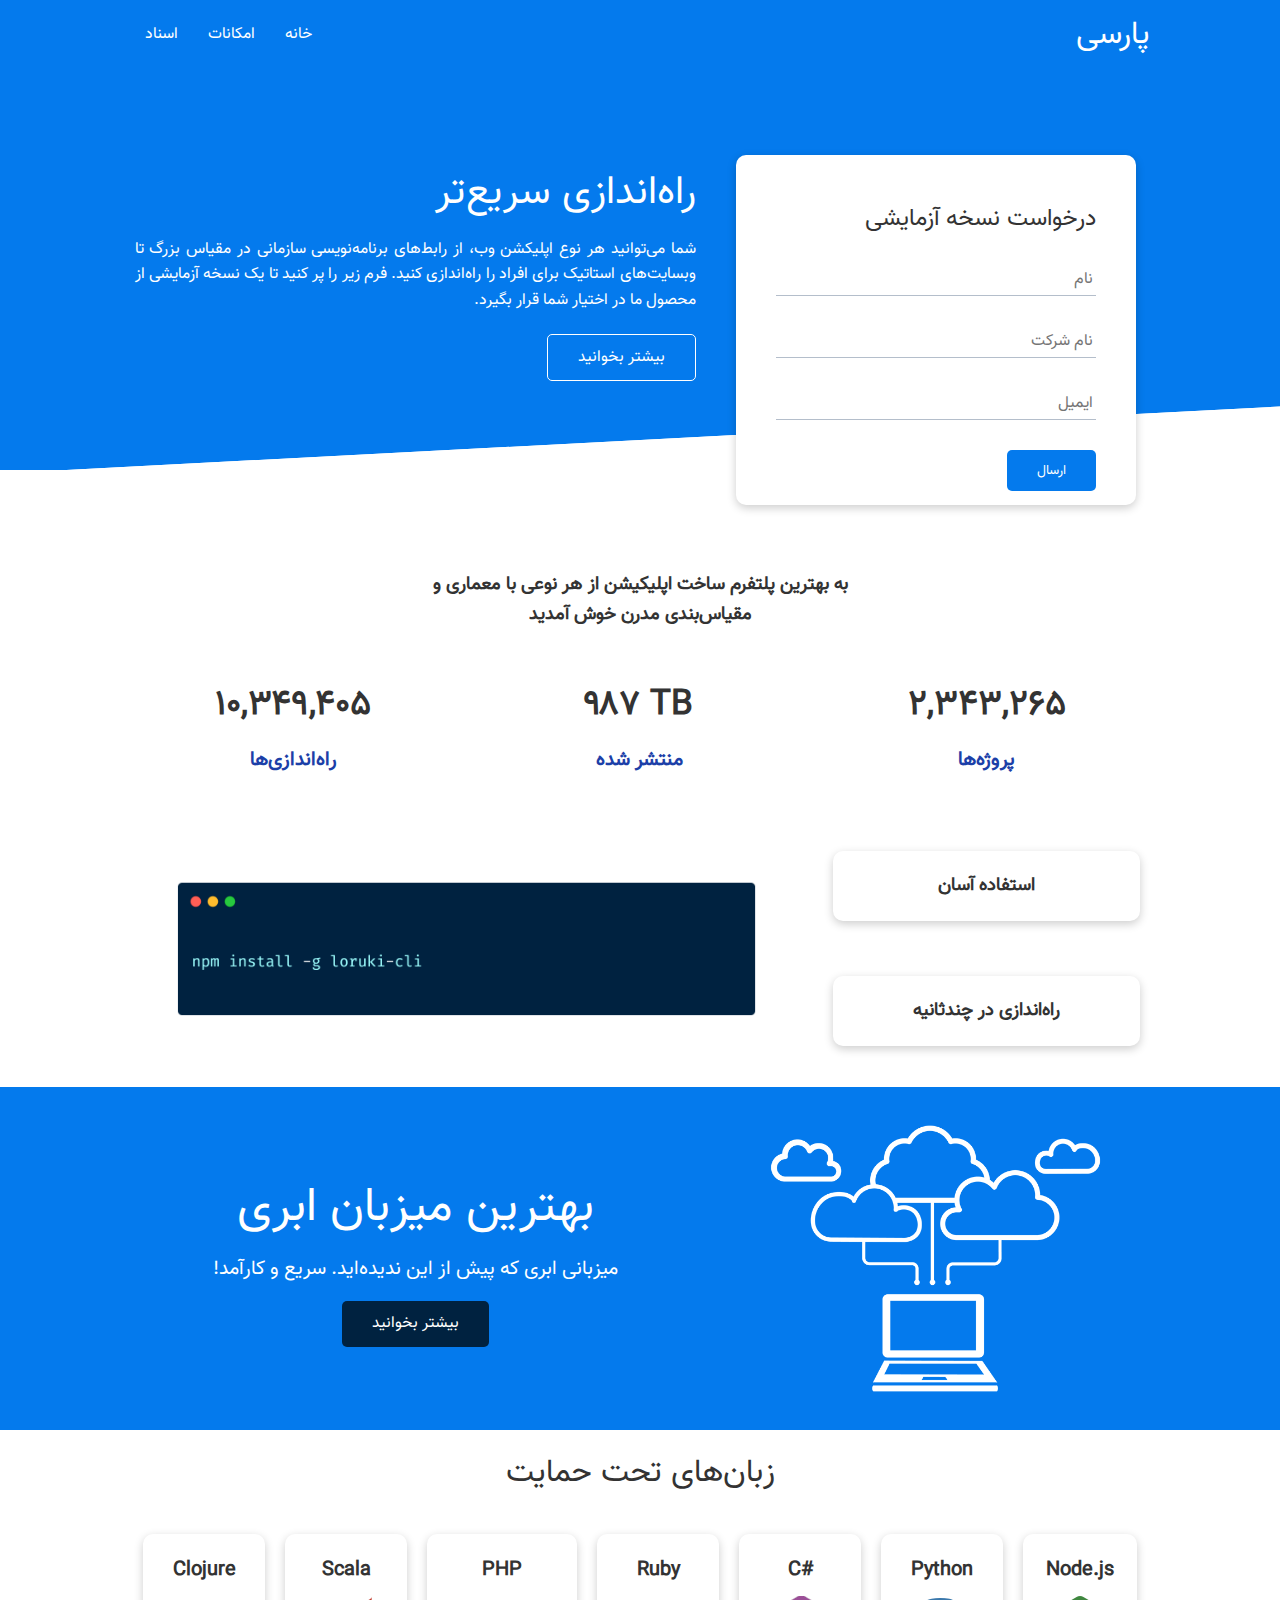
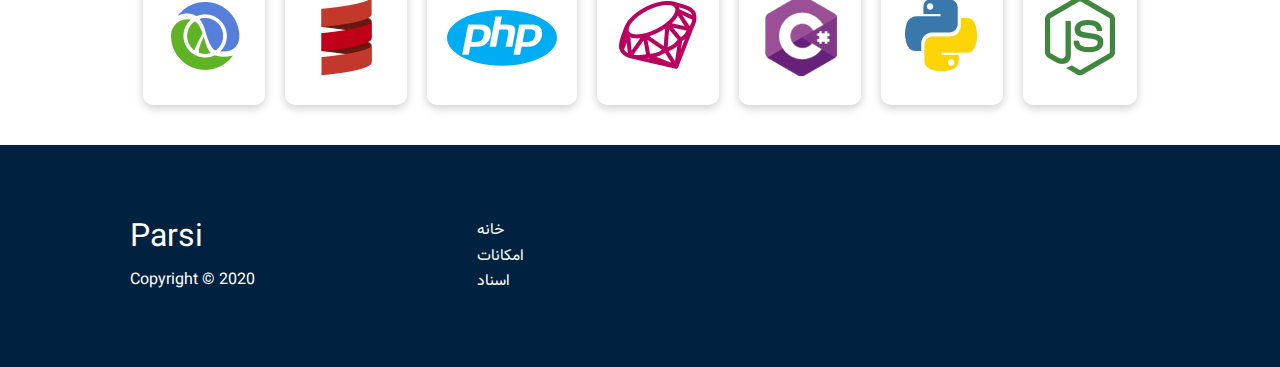
<file: index.html>
<!DOCTYPE html>
<html lang="fa">
<head>
    <meta charset="UTF-8">
    <meta name="viewport" content="width=device-width, initial-scale=1.0">
    <link rel="stylesheet" href="https://cdnjs.cloudflare.com/ajax/libs/font-awesome/5.15.1/css/all.min.css" integrity="sha512-+4zCK9k+qNFUR5X+cKL9EIR+ZOhtIloNl9GIKS57V1MyNsYpYcUrUeQc9vNfzsWfV28IaLL3i96P9sdNyeRssA==" crossorigin="anonymous" />
    <link rel="stylesheet" href="css/utilities.css">
    <link rel="stylesheet" href="css/style.css">
    <title>میزبان ابری رایگان | پارسی</title>
</head>
<body>
    <!-- Navbar --> 
    <div class="navbar">
        <div class="container flex">
            <h1 class="logo">پارسی</h1>
            <nav>
                <ul>
                    <li><a href="index.html">خانه</a></li>
                    <li><a href="features.html">امکانات</a></li>
                    <li><a href="docs.html">اسناد</a></li>
                </ul>
            </nav>
        </div>
    </div>
    <!-- Showcase -->
    <section class="showcase">
        <div class="container grid">
            <div class="showcase-text">
                <h1>راه‌اندازی سریع‌تر</h1>
                <p style="direction: rtl;"> شما می‌توانید هر نوع اپلیکشن وب، از رابط‌های برنامه‌نویسی سازمانی در مقیاس بزرگ تا وبسایت‌های استاتیک برای افراد را راه‌اندازی کنید. فرم زیر را پر کنید تا یک نسخه آزمایشی از محصول ما در اختیار شما قرار بگیرد.</p>
                <a href="features.html" class="btn btn-outline">بیشتر بخوانید</a>
            </div>

            <div class="showcase-form card">
                <h2>درخواست نسخه آزمایشی</h2>
                <form name="contact" netlify-honeypot="bot-field" method="POST" data-netlify="true">
                    <input type="hidden" name="form-name" value="contact">
                    <p class="hidden">
                        <label>Don’t fill this out if you're human: <input name="bot-field" /></label>
                    </p>
                    <div class="form-control">
                        <input type="text" name="name" placeholder="نام" required>
                    </div>
                    <div class="form-control">
                        <input  type="text" name="company" placeholder="نام شرکت" required>
                    </div>
                    <div class="form-control">
                        <input type="email" name="email" placeholder="ایمیل" required>
                    </div>
                    <input type="submit" value="ارسال" class="btn btn-primary">
                </form>
            </div>
        </div>
    </section>

    <!-- Stats -->
    <section class="stats">
        <div class="container">
            <h3 class="stats-heading text-center my-1">
                به بهترین پلتفرم ساخت اپلیکیشن از هر نوعی با معماری و مقیاس‌بندی مدرن خوش آمدید
            </h3>

            <div class="grid grid-3 text-center my-4">
                <div>
                    <i class="fas fa-server fa-3x"></i>
                    <h3>۱۰,۳۴۹,۴۰۵</h3>
                    <p class="text-secondary">راه‌اندازی‌ها</p>
                </div>
                <div>
                    <i class="fas fa-upload fa-3x"></i>
                    <h3>۹۸۷ TB</h3>
                    <p class="text-secondary">منتشر شده</p>
                </div>
                <div>
                    <i class="fas fa-project-diagram fa-3x"></i>
                    <h3>۲,۳۴۳,۲۶۵</h3>
                    <p class="text-secondary">پروژه‌ها</p>
                </div>
            </div>
        </div>
    </section>

    <!-- Cli -->
    <section class="cli">
        <div class="container grid">
            <img src="res/images/cli.png" alt="">
            <div class="card">
                <h3 style="text-align: center;">استفاده آسان</h3>
            </div>
            <div class="card">
                <h3 style="text-align: center;">راه‌اندازی در چندثانیه</h3>
            </div>
        </div>
    </section>

    <!-- Cloud -->
    <section class="cloud bg-primary my-2 py-2">
        <div class="container grid">
            <div class="text-center">
                <h2 class="lg">بهترین میزبان ابری</h2>
                <p class="lead my-1" style="direction: rtl;">میزبانی ابری که پیش از این ندیده‌اید. سریع و کارآمد!</p>
                <a href="features.html" class="btn btn-dark">بیشتر بخوانید</a>
            </div>
            <img src="res/images/cloud.png" alt="">
        </div>
    </section>

    <!-- Languages -->
    <section class="languages">
        <h2 class="md text-center my-2">
            زبان‌های تحت حمایت
        </h2>
        <div class="container flex">
            <div class="card">
                <h4>Node.js</h4>
                <img src="res/images/logos/node.png" alt="">
            </div>
            <div class="card">
                <h4>Python</h4>
                <img src="res/images/logos/python.png" alt="">
              </div>
              <div class="card">
                <h4>C#</h4>
                <img src="res/images/logos/csharp.png" alt="">
              </div>
              <div class="card">
                <h4>Ruby</h4>
                <img src="res/images/logos/ruby.png" alt="">
              </div>
              <div class="card">
                <h4>PHP</h4>
                <img src="res/images/logos/php.png" alt="">
              </div>
              <div class="card">
                <h4>Scala</h4>
                <img src="res/images/logos/scala.png" alt="">
              </div>
              <div class="card">
                <h4>Clojure</h4>
                <img src="res/images/logos/clojure.png" alt="">
              </div>
        </div>
    </section>

    <!-- Footer -->
    <footer class="footer bg-dark py-5">
        <div class="container grid grid-3">
            <div>
                <h1>Parsi
                </h1>
                <p>Copyright &copy; 2020</p>
            </div>
            <nav>
                <ul>
                    <li><a href="index.html">خانه</a></li>
                    <li><a href="features.html">امکانات</a></li>
                    <li><a href="docs.html">اسناد</a></li>
                </ul>
            </nav>
            <div class="social">
                <a href="#"><i class="fab fa-github fa-2x"></i></a>
                <a href="#"><i class="fab fa-facebook fa-2x"></i></a>
                <a href="#"><i class="fab fa-instagram fa-2x"></i></a>
                <a href="#"><i class="fab fa-twitter fa-2x"></i></a>
            </div>
        </div>
    </footer>
</body>
</html>
</file>
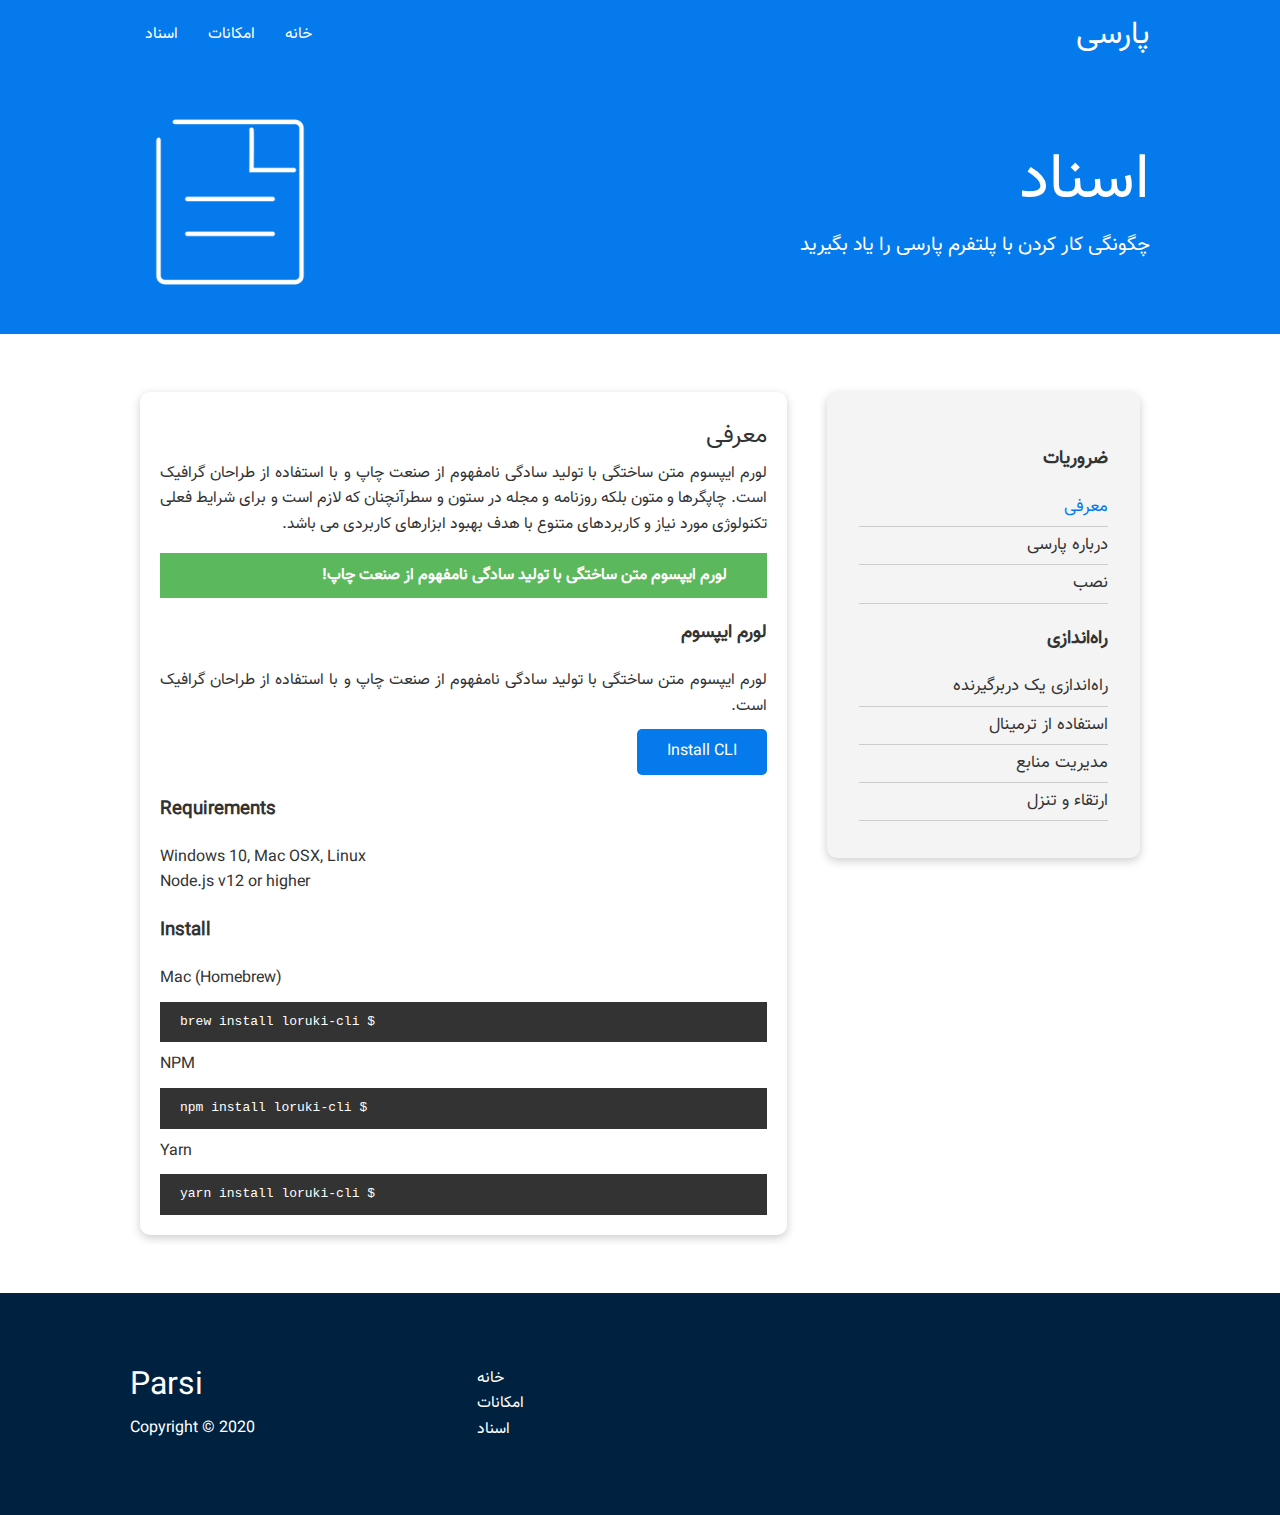
<file: docs.html>
<!DOCTYPE html>
<html lang="en">
<head>
    <meta charset="UTF-8">
    <meta name="viewport" content="width=device-width, initial-scale=1.0">
    <link rel="stylesheet" href="https://cdnjs.cloudflare.com/ajax/libs/font-awesome/5.15.1/css/all.min.css" integrity="sha512-+4zCK9k+qNFUR5X+cKL9EIR+ZOhtIloNl9GIKS57V1MyNsYpYcUrUeQc9vNfzsWfV28IaLL3i96P9sdNyeRssA==" crossorigin="anonymous" />
    <link rel="stylesheet" href="css/utilities.css">
    <link rel="stylesheet" href="css/style.css">
    <title>میزبان ابری رایگان | پارسی</title>
</head>
<body>
    <!-- Navbar -->
    <div class="navbar">
        <div class="container flex">
            <h1 class="logo">پارسی</h1>
            <nav>
                <ul>
                    <li><a href="index.html">خانه</a></li>
                    <li><a href="features.html">امکانات</a></li>
                    <li><a href="docs.html">اسناد</a></li>
                </ul>
            </nav>
        </div>
    </div>

    <!-- Head -->
    <section class="docs-head bg-primary py-3">
        <div class="container grid">
            <img src="res/images/docs.png" alt="">
            <div class="col">
                <h1 class="xl">اسناد</h1>
                <p class="lead">
                    چگونگی کار کردن با پلتفرم پارسی را یاد بگیرید
                </p>
            </div>
        </div>
    </section>

    <!-- Docs main -->
    <section class="docs-main my-4">
        <div class="container grid">
            <div class="card">
                <h2>معرفی</h2>
                <p>
                    لورم ایپسوم متن ساختگی با تولید سادگی نامفهوم از صنعت چاپ و با استفاده از طراحان گرافیک است. چاپگرها و متون بلکه روزنامه و مجله در ستون و سطرآنچنان که لازم است و برای شرایط فعلی تکنولوژی مورد نیاز و کاربردهای متنوع با هدف بهبود ابزارهای کاربردی می باشد.
                </p>

                <div class="alert alert-success">
                    <i class="fas fa-info"></i> لورم ایپسوم متن ساختگی با تولید سادگی نامفهوم از صنعت چاپ!
                </div>

                <h3>لورم ایپسوم</h3>
                <p>
                    لورم ایپسوم متن ساختگی با تولید سادگی نامفهوم از صنعت چاپ و با استفاده از طراحان گرافیک است.
                </p>
                <a href="#" class="btn btn-primary">Install CLI</a><br>
                <div style="text-align: left;">
                    <h3>Requirements</h3>
                    <ul>
                        <li>Windows 10, Mac OSX, Linux</li>
                        <li>Node.js v12 or higher</li>
                    </ul>
    
                    <h3>Install</h3>
                    <p>Mac (Homebrew)</p>
                    <pre><code>$ brew install loruki-cli</code></pre>
                    <p>NPM</p>
                    <pre><code>$ npm install loruki-cli</code></pre>
                    <p>Yarn</p>
                    <pre><code>$ yarn install loruki-cli</code></pre>
                </div>
            </div>

            <div class="card bg-light p-3">
                <h3 class="my-2">ضروریات</h3>
                <nav>
                    <ul>
                        <li><a class="text-primary" href="#">معرفی</a></li>
                        <li><a href="#">درباره پارسی</a></li>
                        <li><a href="#">نصب</a></li>
                    </ul>
                </nav>

                <h3 class="my-2">راه‌اندازی</h3>
                <nav>
                    <ul>
                        <li><a href="#">راه‌اندازی یک دربرگیرنده</a></li>
							<li><a href="#">استفاده از ترمینال</a></li>
							<li><a href="#">مدیریت منابع</a></li>
							<li><a href="#">ارتقاء و تنزل</a></li>
                    </ul>
                </nav>
            </div>
        </div>
    </section>
    
    <!-- Footer -->
    <footer class="footer bg-dark py-5">
        <div class="container grid grid-3">
            <div>
                <h1>Parsi
                </h1>
                <p>Copyright &copy; 2020</p>
            </div>
            <nav>
                <ul>
                    <li><a href="index.html">خانه</a></li>
                    <li><a href="features.html">امکانات</a></li>
                    <li><a href="docs.html">اسناد</a></li>
                </ul>
            </nav>
            <div class="social">
                <a href="#"><i class="fab fa-github fa-2x"></i></a>
                <a href="#"><i class="fab fa-facebook fa-2x"></i></a>
                <a href="#"><i class="fab fa-instagram fa-2x"></i></a>
                <a href="#"><i class="fab fa-twitter fa-2x"></i></a>
            </div>
        </div>
    </footer>
</body>
</html>
</file>
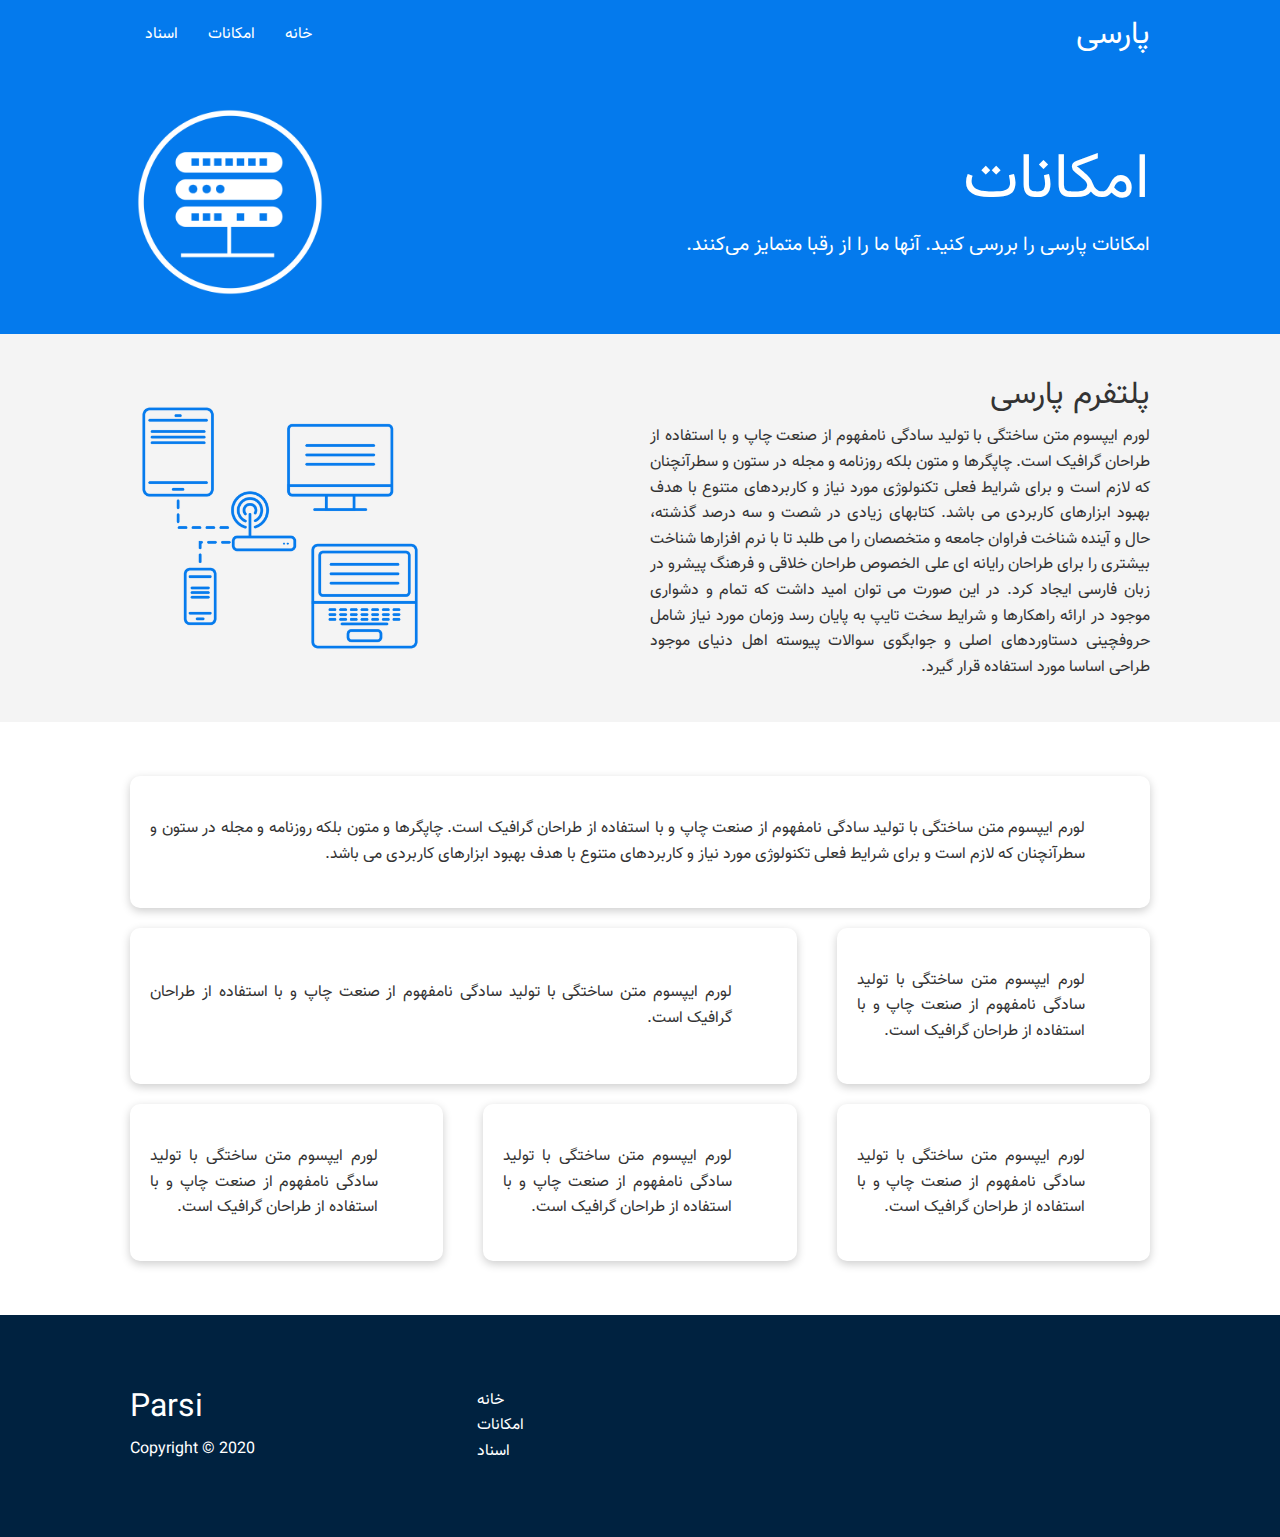
<file: features.html>
<!DOCTYPE html>
<html lang="en">
<head>
    <meta charset="UTF-8">
    <meta name="viewport" content="width=device-width, initial-scale=1.0">
    <link rel="stylesheet" href="https://cdnjs.cloudflare.com/ajax/libs/font-awesome/5.15.1/css/all.min.css" integrity="sha512-+4zCK9k+qNFUR5X+cKL9EIR+ZOhtIloNl9GIKS57V1MyNsYpYcUrUeQc9vNfzsWfV28IaLL3i96P9sdNyeRssA==" crossorigin="anonymous" />
    <link rel="stylesheet" href="css/utilities.css">
    <link rel="stylesheet" href="css/style.css">
    <title>میزبان ابری رایگان | پارسی</title>
</head>
<body>
    <!-- Navbar -->
    <div class="navbar">
        <div class="container flex">
            <h1 class="logo">پارسی</h1>
            <nav>
                <ul>
                    <li><a href="index.html">خانه</a></li>
                    <li><a href="features.html">امکانات</a></li>
                    <li><a href="docs.html">اسناد</a></li>
                </ul>
            </nav>
        </div>
    </div>

    <!-- Head -->
    <section class="features-head bg-primary py-3">
        <div class="container grid">
            <img src="res/images/server.png" alt="">
            <div>
                <h1 class="xl">امکانات</h1>
                <p style="direction: rtl;"class="lead">
                    امکانات پارسی را بررسی کنید. آنها ما را از رقبا متمایز می‌کنند.
                </p>
            </div>
        </div>
    </section>
    <!-- Sub head -->
    <section class="features-sub-head bg-light py-3">
        <div class="container grid">
            <div>
                <h1 class="md">پلتفرم پارسی</h1>
                <p>
                    لورم ایپسوم متن ساختگی با تولید سادگی نامفهوم از صنعت چاپ و با استفاده از طراحان گرافیک است. چاپگرها و متون بلکه روزنامه و مجله در ستون و سطرآنچنان که لازم است و برای شرایط فعلی تکنولوژی مورد نیاز و کاربردهای متنوع با هدف بهبود ابزارهای کاربردی می باشد. کتابهای زیادی در شصت و سه درصد گذشته، حال و آینده شناخت فراوان جامعه و متخصصان را می طلبد تا با نرم افزارها شناخت بیشتری را برای طراحان رایانه ای علی الخصوص طراحان خلاقی و فرهنگ پیشرو در زبان فارسی ایجاد کرد. در این صورت می توان امید داشت که تمام و دشواری موجود در ارائه راهکارها و شرایط سخت تایپ به پایان رسد وزمان مورد نیاز شامل حروفچینی دستاوردهای اصلی و جوابگوی سوالات پیوسته اهل دنیای موجود طراحی اساسا مورد استفاده قرار گیرد.
                </p>
            </div>
            <img src="res/images/server2.png" alt="">
        </div>
    </section>

    <section class="features-main my-2">
        <div class="container grid grid-3">
            <div class="card flex">
                <i class="fas fa-server fa-3x"></i>
                <p>لورم ایپسوم متن ساختگی با تولید سادگی نامفهوم از صنعت چاپ و با استفاده از طراحان گرافیک است. چاپگرها و متون بلکه روزنامه و مجله در ستون و سطرآنچنان که لازم است و برای شرایط فعلی تکنولوژی مورد نیاز و کاربردهای متنوع با هدف بهبود ابزارهای کاربردی می باشد. </p>
            </div>
            <div class="card flex">
                <i class="fas fa-network-wired fa-3x"></i>
                <p>
                    لورم ایپسوم متن ساختگی با تولید سادگی نامفهوم از صنعت چاپ و با استفاده از طراحان گرافیک است. 
                </p>
            </div>
            <div class="card flex">
                <i class="fas fa-laptop-code fa-3x"></i>
                <p>
                    لورم ایپسوم متن ساختگی با تولید سادگی نامفهوم از صنعت چاپ و با استفاده از طراحان گرافیک است. 
                </p>
            </div>
            <div class="card flex">
                <i class="fas fa-database fa-3x"></i>
                <p>
                    لورم ایپسوم متن ساختگی با تولید سادگی نامفهوم از صنعت چاپ و با استفاده از طراحان گرافیک است. 
                </p>
            </div>
            <div class="card flex">
                <i class="fas fa-power-off fa-3x"></i>
                <p>
                    لورم ایپسوم متن ساختگی با تولید سادگی نامفهوم از صنعت چاپ و با استفاده از طراحان گرافیک است. 
                </p>
            </div>
            <div class="card flex">
                <i class="fas fa-upload fa-3x"></i>
                <p>
                    لورم ایپسوم متن ساختگی با تولید سادگی نامفهوم از صنعت چاپ و با استفاده از طراحان گرافیک است. 
                </p>
            </div>
        </div>
    </section>
    
    <!-- Footer -->
    <footer class="footer bg-dark py-5">
        <div class="container grid grid-3">
            <div>
                <h1>Parsi
                </h1>
                <p>Copyright &copy; 2020</p>
            </div>
            <nav>
                <ul>
                    <li><a href="index.html">خانه</a></li>
                    <li><a href="features.html">امکانات</a></li>
                    <li><a href="docs.html">اسناد</a></li>
                </ul>
            </nav>
            <div class="social">
                <a href="#"><i class="fab fa-github fa-2x"></i></a>
                <a href="#"><i class="fab fa-facebook fa-2x"></i></a>
                <a href="#"><i class="fab fa-instagram fa-2x"></i></a>
                <a href="#"><i class="fab fa-twitter fa-2x"></i></a>
            </div>
        </div>
    </footer>
</body>
</html>
</file>
<file: css/utilities.css>
.flex {
    display: flex;
    flex-direction: row-reverse;
    justify-content: center;
    align-items: center;
    height: 100%;
}

.container {
    max-width: 1100px;
    margin: 0 auto;
    overflow: auto;
    padding: 0 40px;
}

.grid {
    display: grid;
    grid-template-columns: repeat(2, 1fr);
    gap: 20px;
    justify-content: center;
    align-items: center;
    height: 100%;
}

.card {
    background-color: #fff;
    color: #333;
    border-radius: 10px;
    box-shadow: 0 3px 10px rgba(0, 0, 0, 0.2);
    padding: 20px;
    margin: 10px;
}

.btn {
    display: inline-block;
    padding: 10px 30px;
    cursor: pointer;
    background: var(--primary-color);
    color: #fff;
    border: none;
    border-radius: 5px;
}
  
.btn-outline {
    background-color: transparent;
    border: 1px #fff solid;
}
  
.btn:hover {
    transform: scale(0.98);
}

/* Backgrounds & colored buttons */
.bg-primary,
.btn-primary {
  background-color: var(--primary-color);
  color: #fff;
}

.bg-secondary,
.btn-secondary {
  background-color: var(--secondary-color);
  color: #fff;
}

.bg-dark,
.btn-dark {
  background-color: var(--dark-color);
  color: #fff;
}

.bg-light,
.btn-light {
  background-color: var(--light-color);
  color: #333;
}

.bg-primary a,
.btn-primary a,
.bg-secondary a,
.btn-secondary a,
.bg-dark a,
.btn-dark a {
  color: #fff;
}

/* Text colors */
.text-primary {
  color: var(--primary-color);
}

.text-secondary {
  color: var(--secondary-color);
}

.text-dark {
  color: var(--dark-color);
}

.text-light {
  color: var(--light-color);
}

/* Alert */
.alert {
  background-color: var(--light-color);
  padding: 10px 20px;
  font-weight: bold;
  margin: 15px 0;
}

.alert i {
  margin-right: 10px;
  margin-left: 10px;
}

.alert-success {
  background-color: var(--success-color);
  color: #fff;
}

.alert-error {
  background-color: var(--error-color);
  color: #fff;
}


/* Text sizes */
.lead {
  font-size: 20px;
}

.sm {
  font-size: 1rem;
}

.md {
  font-size: 2rem;
}

.lg {
  font-size: 3rem;
}

.xl {
  font-size: 4rem;
}

.text-center {
  text-align: center;
}

.grid-3 {
    grid-template-columns: repeat(3, 1fr);
}
  
  /* Margin */
  .my-1 {
    margin: 1rem 0;
}
  
  .my-2 {
    margin: 1.5rem 0;
  }
  
  .my-3 {
    margin: 2rem 0;
  }
  
  .my-4 {
    margin: 3rem 0;
  }
  
  .my-5 {
    margin: 4rem 0;
  }
  
  .m-1 {
    margin: 1rem;
  }
  
  .m-2 {
    margin: 1.5rem;
  }
  
  .m-3 {
    margin: 2rem;
  }
  
  .m-4 {
    margin: 3rem;
  }
  
  .m-5 {
    margin: 4rem;
  }
  
  /* Padding */
  .py-1 {
    padding: 1rem 0;
  }
  
  .py-2 {
    padding: 1.5rem 0;
  }
  
  .py-3 {
    padding: 2rem 0;
  }
  
  .py-4 {
    padding: 3rem 0;
  }
  
  .py-5 {
    padding: 4rem 0;
  }
  
  .p-1 {
    padding: 1rem;
  }
  
  .p-2 {
    padding: 1.5rem;
  }
  
  .p-3 {
    padding: 2rem;
  }
  
  .p-4 {
    padding: 3rem;
  }
  
  .p-5 {
    padding: 4rem;
  }
</file>
<file: css/style.css>
@font-face {
    font-family: Vazir;
    src: url('../res/font/Vazir.eot');
    src: url('../res/font/Vazir.eot?#iefix') format('embedded-opentype'),
         url('../res/font/Vazir.woff2') format('woff2'),
         url('../res/font/Vazir.woff') format('woff'),
         url('../res/font/Vazir.ttf') format('truetype');
    font-weight: normal;
    font-style: normal;
}

:root {
    --primary-color: #047aed;
    --secondary-color: #1c3fa8;
    --dark-color: #002240;
    --light-color: #f4f4f4;
    --success-color: #5cb85c;
    --error-color: #d9534f;
}

* {
    box-sizing: border-box;
    padding: 0;
    margin: 0;
}
  
body {
    font-family: 'Vazir', sans-serif;
    color: #333;
    line-height: 1.6;
}
  
ul {
    list-style-type: none;
}
  
a {
    text-decoration: none;
    color: #333;
}
  
h1,
h2 {
    font-weight: 300;
    line-height: 1.2;
    margin: 10px 0;
}
  
p {
    margin: 10px 0;
}
  
img {
    width: 100%;
}

code,
pre {
  background: #333;
  color: #fff;
  padding: 10px;
}

.hidden {
    display: none;
    height: 0;
}


/* Navbar */
.navbar {
    background-color: var(--primary-color);
    color: #fff;
    height: 70px;
}
  
.navbar ul {
    display: flex;
    flex-direction: row-reverse;
}
  
.navbar a {
    color: #fff;
    padding: 10px;
    margin: 0 5px;
}
  
.navbar a:hover {
    border-bottom: 2px #fff solid;
}
  
.navbar .flex {
    justify-content: space-between;
}

/* Showcase */
.showcase {
    height: 400px;
    background-color: var(--primary-color);
    color: #fff;
    position: relative;
    text-align: right;
}
  
.showcase h1 {
    font-size: 40px;
    
}
  
.showcase p {
    margin: 20px 0;
    text-align: justify;
}
  
.showcase .grid {
    overflow: visible;
    grid-template-columns: 55% auto;
    gap: 30px;
}
  
.showcase-text {
    animation: slideInFromLeft 1s ease-in;
}

.showcase-form {
    position: relative;
    top: 60px;
    height: 350px;
    width: 400px;
    padding: 40px;
    z-index: 100;
    justify-self: flex-end;
    animation: slideInFromRight 1s ease-in;
}
  
.showcase-form .form-control {
    margin: 30px 0;
}
  
.showcase-form input[type='text'],
.showcase-form input[type='email'] {
    border: 0;
    border-bottom: 1px solid #b4becb;
    width: 100%;
    padding: 3px;
    font-size: 16px;
    direction: rtl;
    font-family: Vazir, sans-serif;
}


.showcase-form input[type='submit'] {
    font-family: Vazir, sans-serif;
}

.showcase-form input:focus {
    outline: none;
}
  
.showcase::before,
.showcase::after {
    content: '';
    position: absolute;
    height: 100px;
    bottom: -70px;
    right: 0;
    left: 0;
    background: #fff;
    transform: skewY(-3deg);
    -webkit-transform: skewY(-3deg);
    -moz-transform: skewY(-3deg);
    -ms-transform: skewY(-3deg);
}

/* Stats */
.stats {
    padding-top: 100px;
    animation: slideInFromBottom 1s ease-in;
}
  
.stats-heading {
    max-width: 500px;
    margin: auto;
}
  
.stats .grid h3 {
    font-size: 35px;
}
  
.stats .grid p {
    font-size: 20px;
    font-weight: bold;
}

/* Cli */
.cli .grid {
    grid-template-columns: repeat(3, 1fr);
    grid-template-rows: repeat(2, 1fr);
}
  
.cli .grid > *:first-child {
    grid-column: 1 / span 2;
    grid-row: 1 / span 2;
}

/* Cloud */
.cloud .grid {
    grid-template-columns: 4fr 3fr;
}

/* Languages */

.languages .flex {
    flex-wrap: wrap;
}
  
.languages .card {
    text-align: center;
    margin: 18px 10px 40px;
    transition: transform 0.2s ease-in;
}
  
.languages .card h4 {
    font-size: 20px;
    margin-bottom: 10px;
}
  
.languages .card:hover {
    transform: translateY(-15px);
}

/* Footer */
.footer .social a {
    margin: 0 10px;
}

/* Features */

.features-head {
    text-align: right;
}

.features-head img, 
.docs-head img {
  width: 200px;
  justify-self: flex-start;
}

.features-sub-head  {
    text-align: justify;
    direction: rtl;
}

.features-sub-head img {
    width: 300px;
    justify-self: flex-end;
}
  
.features-main .card > i {
    margin-right: 20px;
}
  
.features-main .grid {
    padding: 30px;
}
  
.features-main .grid > *:first-child {
    grid-column: 1 / span 3;
}
  
.features-main .grid > *:nth-child(2) {
    grid-column: 1 / span 2;
}

.features-main p {
    text-align: justify;
    direction: rtl;
}

.features-main i {
    margin-left: 25px;
    margin-right: 0px
}

/* Docs */
.col {
    text-align: right;
}

.docs-main h3 {
    margin: 20px 0;
}
  
.docs-main .grid {
    grid-template-columns: 2fr 1fr;
    align-items: flex-start;
}
  
.docs-main nav li {
    font-size: 17px;
    padding-bottom: 5px;
    margin-bottom: 5px;
    border-bottom: 1px #ccc solid;
}
  
.docs-main a:hover {
    font-weight: bold;
}

.docs-main div.card {
    text-align: justify;
    direction: rtl;
}

/* Animations */
@keyframes slideInFromLeft {
    0% {
      transform: translateX(-100%);
    }
  
    100% {
      transform: translateX(0);
    }
}
  
@keyframes slideInFromRight {
    0% {
      transform: translateX(100%);
    }
  
    100% {
      transform: translateX(0);
    }
}
  
@keyframes slideInFromTop {
    0% {
      transform: translateY(-100%);
    }
  
    100% {
      transform: translateX(0);
    }
}
  
@keyframes slideInFromBottom {
    0% {
      transform: translateY(100%);
    }
  
    100% {
      transform: translateX(0);
    }
}

/* Tablets and under */
@media (max-width: 768px) {
    .grid,
    .showcase .grid,
    .stats .grid,
    .cli .grid,
    .cloud .grid,
    .features-main .grid,
    .docs-main .grid {
      grid-template-columns: 1fr;
      grid-template-rows: 1fr;
    }
  
    .showcase {
      height: auto;
    }
  
    .showcase-text {
      text-align: center;
      margin-top: 40px;
      animation: slideInFromTop 1s ease-in;
    }
  
    .showcase-form {
      justify-self: center;
      margin: auto;
      animation: slideInFromBottom 1s ease-in;
    }
  
    .cli .grid > *:first-child {
      grid-column: 1;
      grid-row: 1;
    }

    .features-head, .features-sub-head h1, .col,
    .docs-head {
        text-align: center;
    }

    .features-head img,
    .features-sub-head img,
    .docs-head img {
        justify-self: center;
    }

    .features-main .grid > *:first-child,
    .features-main .grid > *:nth-child(2) {
        grid-column: 1;
    }

    .features-head .grid img {grid-area: 2 / 1 / 3 / 2;}
    
    .features-head .grid div {grid-area: 1 / 1 / 2 / 2;}

    .docs-head .grid img {grid-area: 2 / 1 / 3 / 2;}
    
    .docs-head .grid div {grid-area: 1 / 1 / 2 / 2;}
    
    .docs-main .grid div:nth-child(2) {grid-area: 1 / 1 / 2 / 2;}

    .docs-main .grid div:first-child {grid-area: 2 / 1 / 3 / 2;}

     
}
  
/* Mobile */
@media (max-width: 500px) {
    .navbar {
      height: 110px;
      
    }

    .navbar .flex {
      flex-direction: column;
      justify-content: center;
    }
  
    .navbar ul {
      padding: 10px;
      background-color: rgba(0, 0, 0, 0.1);
    }
    
    .showcase-form {
      width: 300px;
    }
}
</file>
